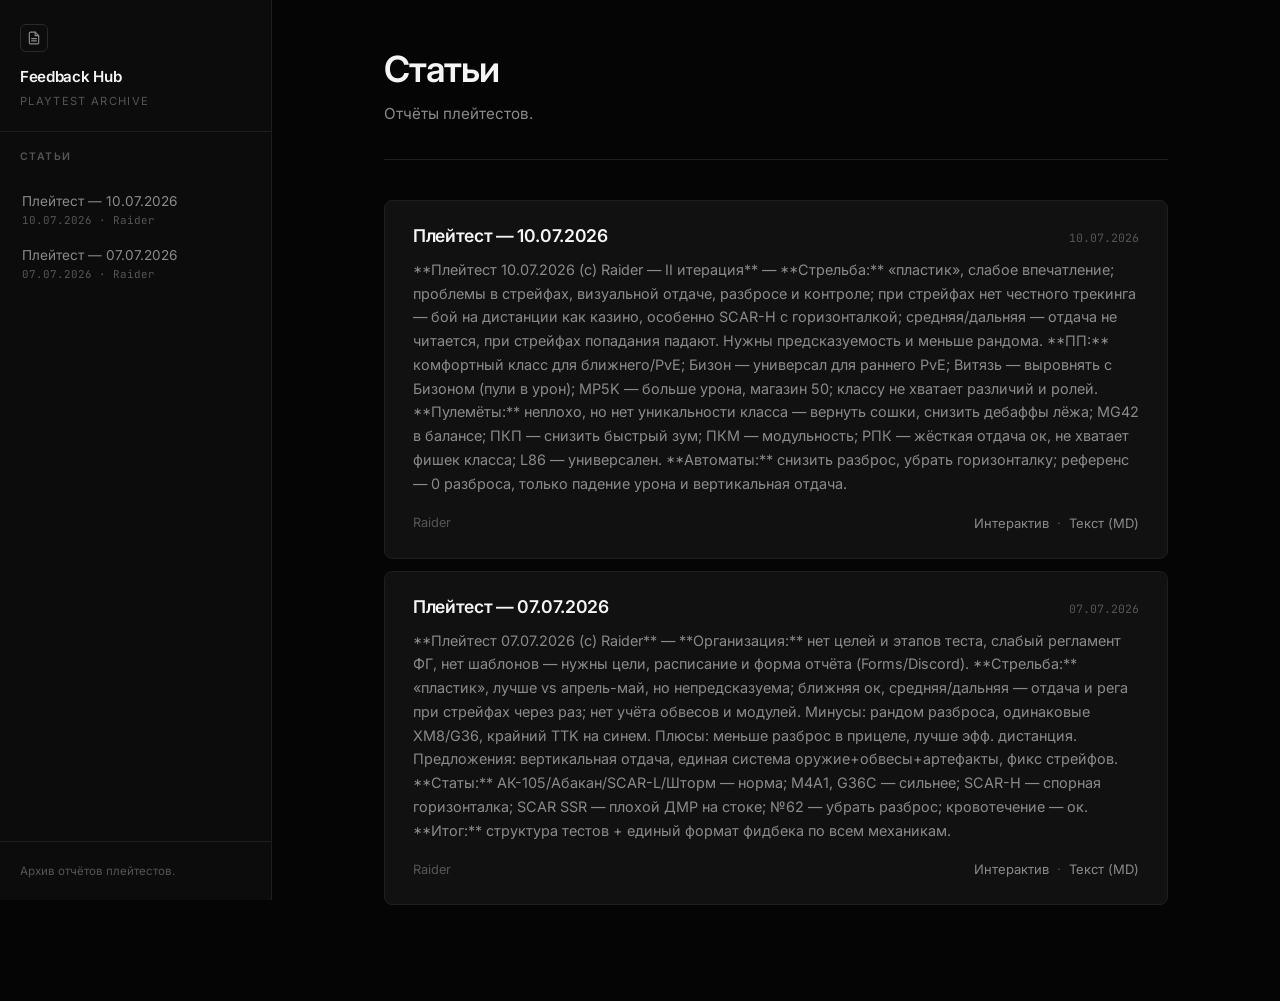
<file: index.html>
<!DOCTYPE html>
<html lang="ru">
<head>
  <meta charset="UTF-8">
  <meta name="viewport" content="width=device-width, initial-scale=1.0">
  <title>Feedback Hub — Архив плейтестов</title>
  <meta name="description" content="Архив отчётов плейтестов">
  <meta name="robots" content="noindex, nofollow">
  <link rel="preconnect" href="https://fonts.googleapis.com">
  <link rel="preconnect" href="https://fonts.gstatic.com" crossorigin>
  <link href="https://fonts.googleapis.com/css2?family=Inter:wght@400;500;600;700&family=JetBrains+Mono:wght@400;500&display=swap" rel="stylesheet">
  <link rel="stylesheet" href="css/styles.css">
</head>
<body>
  <button class="menu-toggle" id="menuToggle" aria-label="Открыть меню">&#9776; Меню</button>

  <div class="layout">
    <aside class="sidebar" id="sidebar">
      <div class="brand">
        <a class="brand-link" href="index.html">
          <div class="brand-icon" aria-hidden="true">
            <svg width="14" height="14" viewBox="0 0 24 24" fill="none" stroke="currentColor" stroke-width="2" stroke-linecap="round" stroke-linejoin="round">
              <path d="M14 2H6a2 2 0 0 0-2 2v16a2 2 0 0 0 2 2h12a2 2 0 0 0 2-2V8z"/>
              <polyline points="14 2 14 8 20 8"/>
              <line x1="16" y1="13" x2="8" y2="13"/>
              <line x1="16" y1="17" x2="8" y2="17"/>
            </svg>
          </div>
          <div class="brand-title">Feedback Hub</div>
          <div class="brand-sub">Playtest Archive</div>
        </a>
      </div>

      <div class="sidebar-block" style="padding-bottom:0;border-bottom:none">
        <div class="sidebar-label">Статьи</div>
      </div>
      <nav class="nav-links" id="sidebar-articles">
        <a class="nav-link" href="articles/2026-07-10-playtest-raider.html">
          Плейтест — 10.07.2026
          <span class="nav-link-meta">10.07.2026 · Raider</span>
        </a>
        <a class="nav-link" href="articles/2026-07-07-playtest-raider.html">
          Плейтест — 07.07.2026
          <span class="nav-link-meta">07.07.2026 · Raider</span>
        </a>
      </nav>

      <div class="sidebar-footer">
        <p>Архив отчётов плейтестов.</p>
      </div>
    </aside>

    <div class="main">
      <div class="main-inner">
        <header class="hub-header">
          <h1>Статьи</h1>
          <p>Отчёты плейтестов.</p>
        </header>

        <div id="article-list" class="article-grid">
          <article class="article-card" data-id="2026-07-10-playtest-raider">
            <div class="article-card-top">
              <h2><a class="article-card-title" href="articles/2026-07-10-playtest-raider.html">Плейтест — 10.07.2026</a></h2>
              <span class="article-card-date">10.07.2026</span>
            </div>
            <p class="article-card-summary"><strong>Плейтест 10.07.2026 (c) Raider — II итерация</strong> — <strong>Стрельба:</strong> «пластик», слабое впечатление; проблемы в стрейфах, визуальной отдаче, разбросе и контроле; при стрейфах нет честного трекинга — бой на дистанции как казино, особенно SCAR-H с горизонталкой; средняя/дальняя — отдача не читается, при стрейфах попадания падают. Нужны предсказуемость и меньше рандома. <strong>ПП:</strong> комфортный класс для ближнего/PvE; Бизон — универсал для раннего PvE; Витязь — выровнять с Бизоном (пули в урон); MP5K — больше урона, магазин 50; классу не хватает различий и ролей. <strong>Пулемёты:</strong> неплохо, но нет уникальности класса — вернуть сошки, снизить дебаффы лёжа; MG42 в балансе; ПКП — снизить быстрый зум; ПКМ — модульность; РПК — жёсткая отдача ок, не хватает фишек класса; L86 — универсален. <strong>Автоматы:</strong> снизить разброс, убрать горизонталку; референс — 0 разброса, только падение урона и вертикальная отдача.</p>
            <div class="article-card-bottom">
              <span class="article-card-author">Raider</span>
              <div class="article-card-formats">
                <a class="article-card-format" href="articles/2026-07-10-playtest-raider.html">Интерактив</a>
                <span class="article-format-sep">·</span>
                <a class="article-card-format" href="text/10.07.2026%20test.md">Текст (MD)</a>
              </div>
            </div>
          </article>
          <article class="article-card" data-id="2026-07-07-playtest-raider">
            <div class="article-card-top">
              <h2><a class="article-card-title" href="articles/2026-07-07-playtest-raider.html">Плейтест — 07.07.2026</a></h2>
              <span class="article-card-date">07.07.2026</span>
            </div>
            <p class="article-card-summary"><strong>Плейтест 07.07.2026 (c) Raider</strong> — <strong>Организация:</strong> нет целей и этапов теста, слабый регламент ФГ, нет шаблонов — нужны цели, расписание и форма отчёта (Forms/Discord). <strong>Стрельба:</strong> «пластик», лучше vs апрель-май, но непредсказуема; ближняя ок, средняя/дальняя — отдача и рега при стрейфах через раз; нет учёта обвесов и модулей. Минусы: рандом разброса, одинаковые XM8/G36, крайний TТK на синем. Плюсы: меньше разброс в прицеле, лучше эфф. дистанция. Предложения: вертикальная отдача, единая система оружие+обвесы+артефакты, фикс стрейфов. <strong>Статы:</strong> АК-105/Абакан/SCAR-L/Шторм — норма; M4A1, G36C — сильнее; SCAR-H — спорная горизонталка; SCAR SSR — плохой ДМР на стоке; №62 — убрать разброс; кровотечение — ок. <strong>Итог:</strong> структура тестов + единый формат фидбека по всем механикам.</p>
            <div class="article-card-bottom">
              <span class="article-card-author">Raider</span>
              <div class="article-card-formats">
                <a class="article-card-format" href="articles/2026-07-07-playtest-raider.html">Интерактив</a>
                <span class="article-format-sep">·</span>
                <a class="article-card-format" href="text/07.07.2026%20test.md">Текст (MD)</a>
              </div>
            </div>
          </article>
        </div>
      </div>
    </div>
  </div>

  <script src="js/main.js"></script>
</body>
</html>
</file>
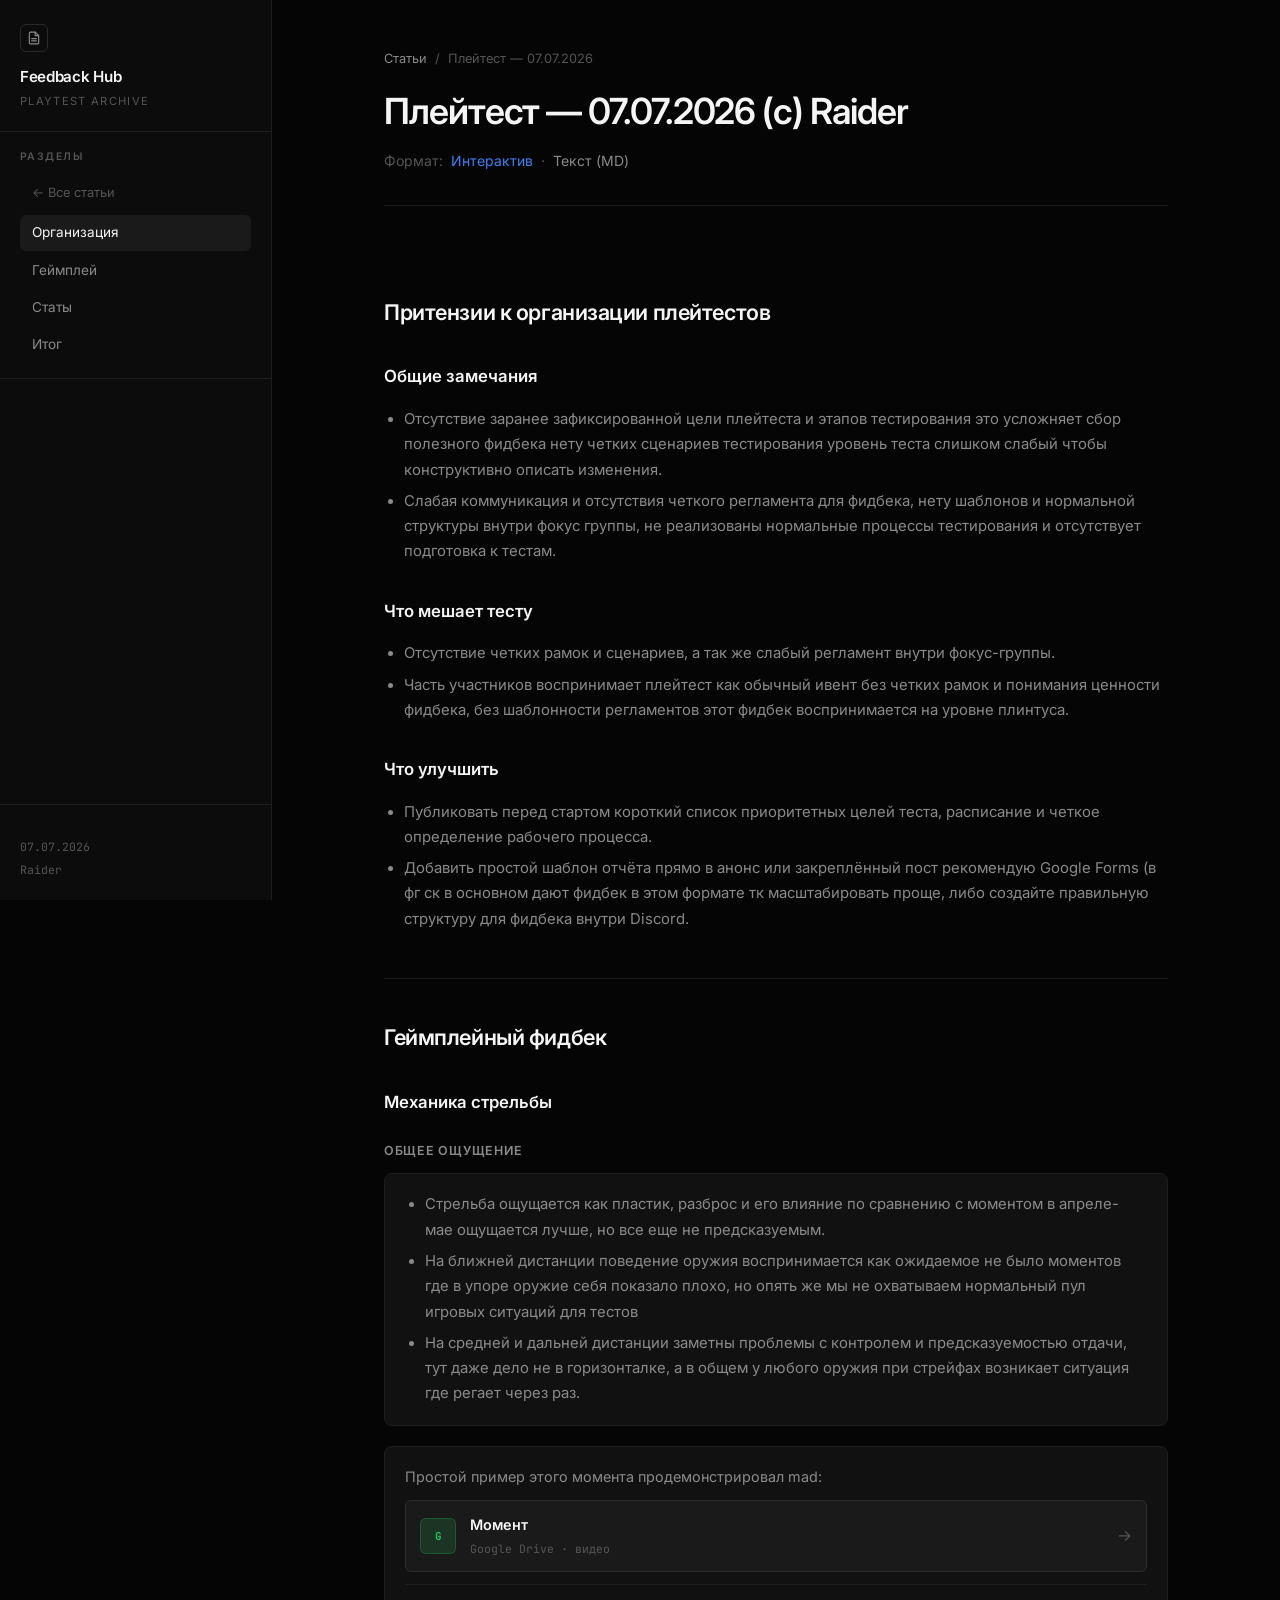
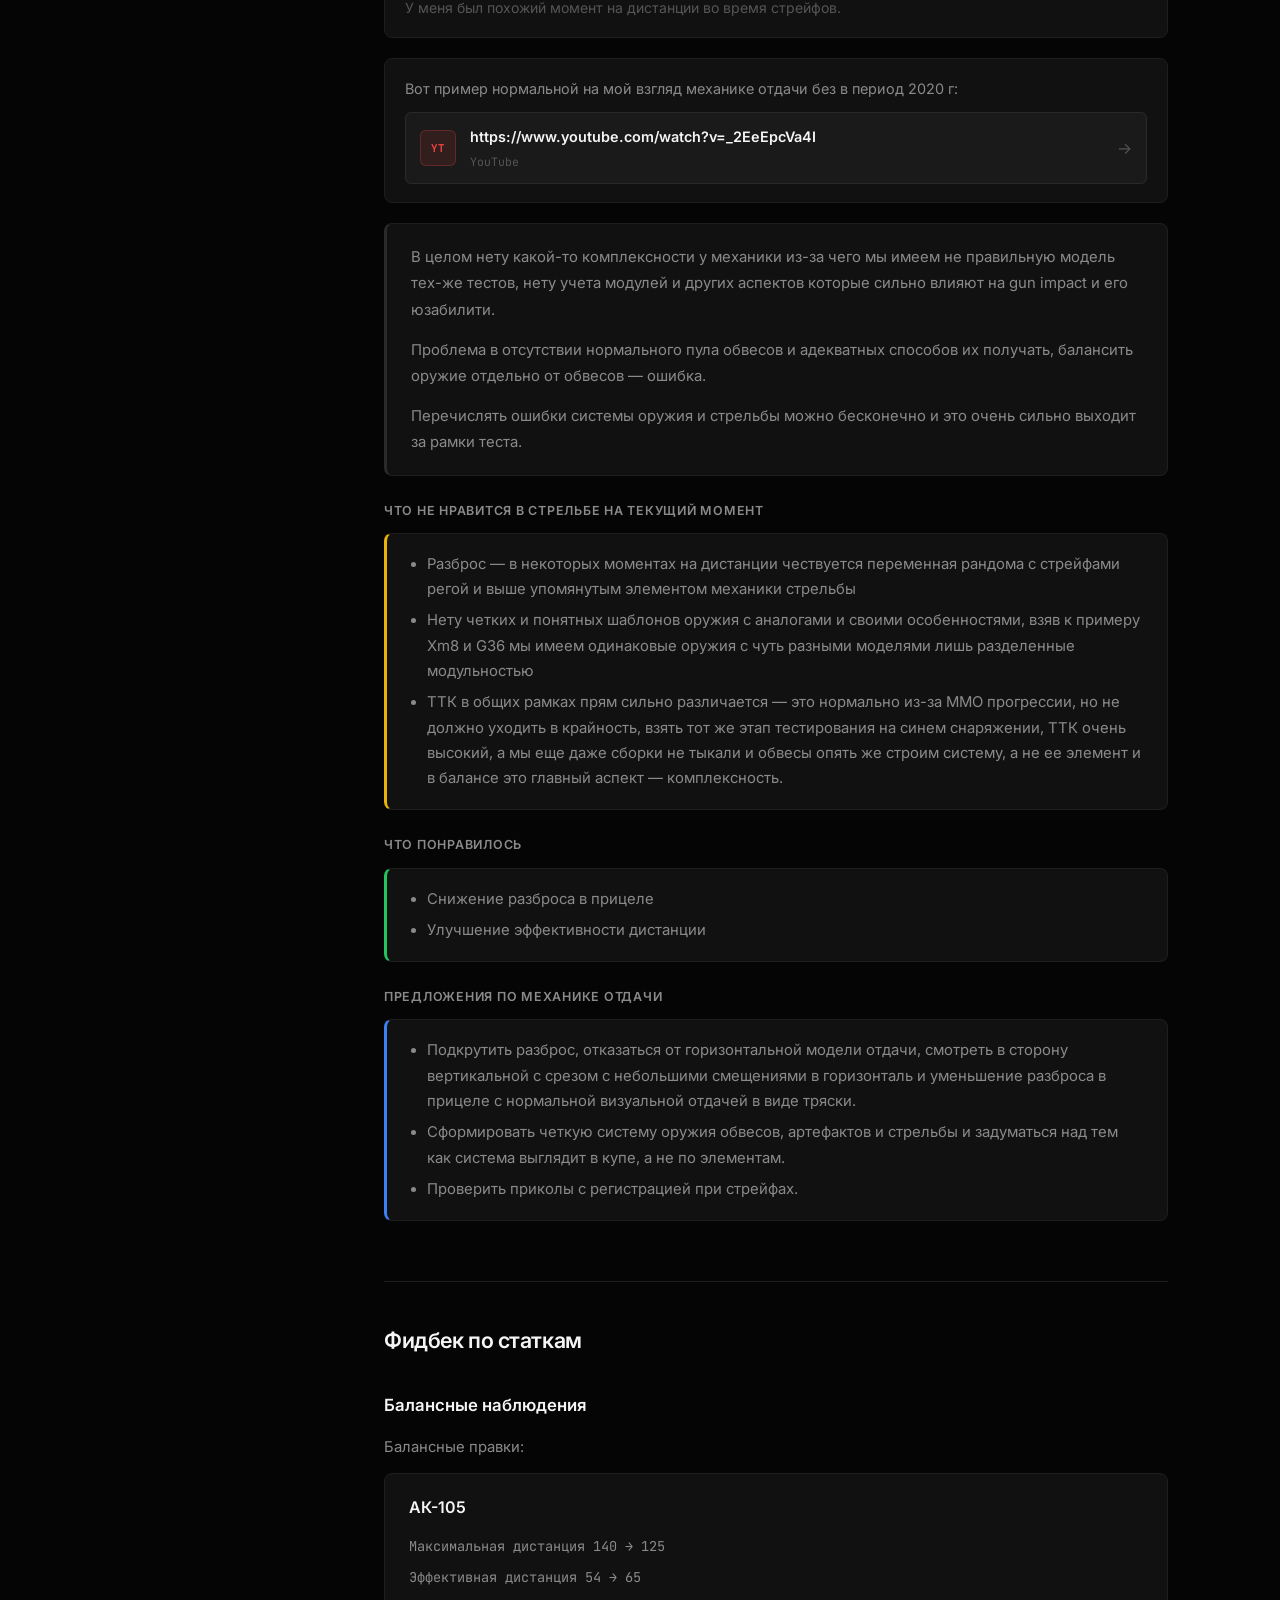
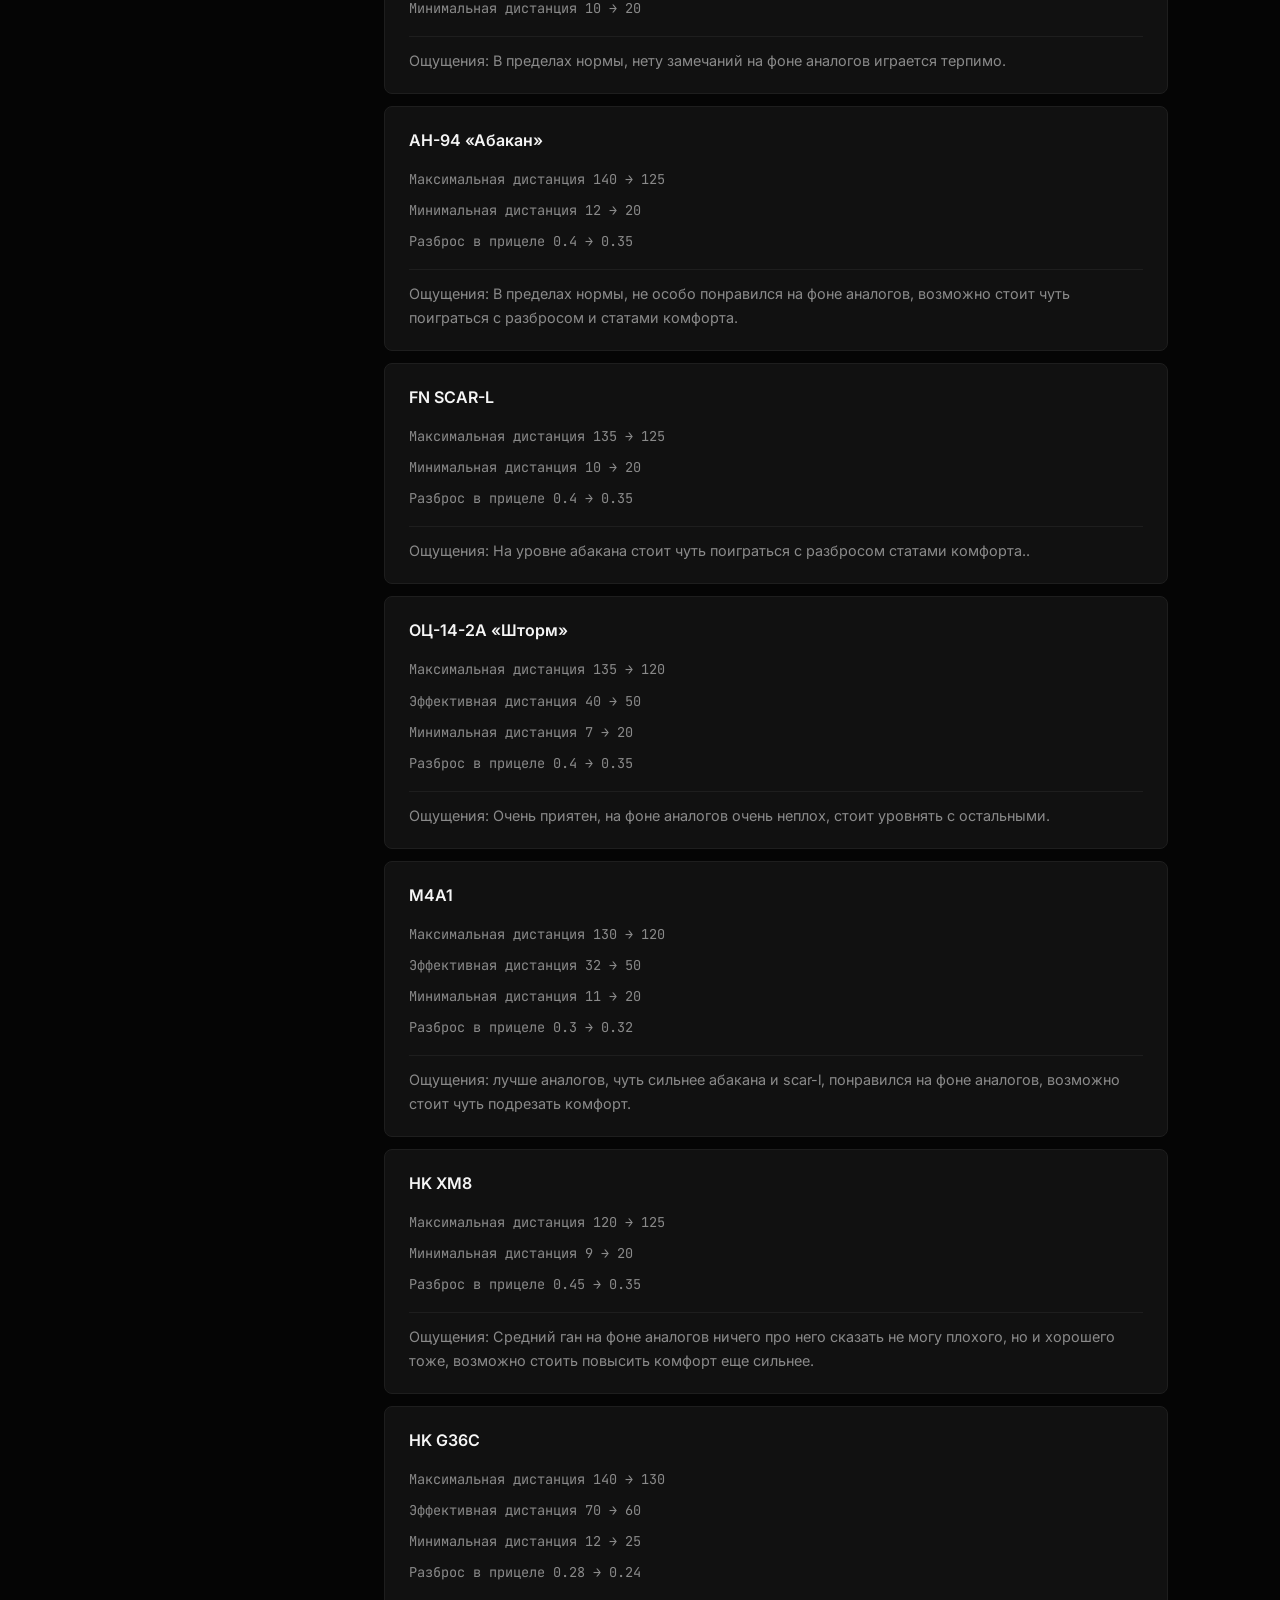
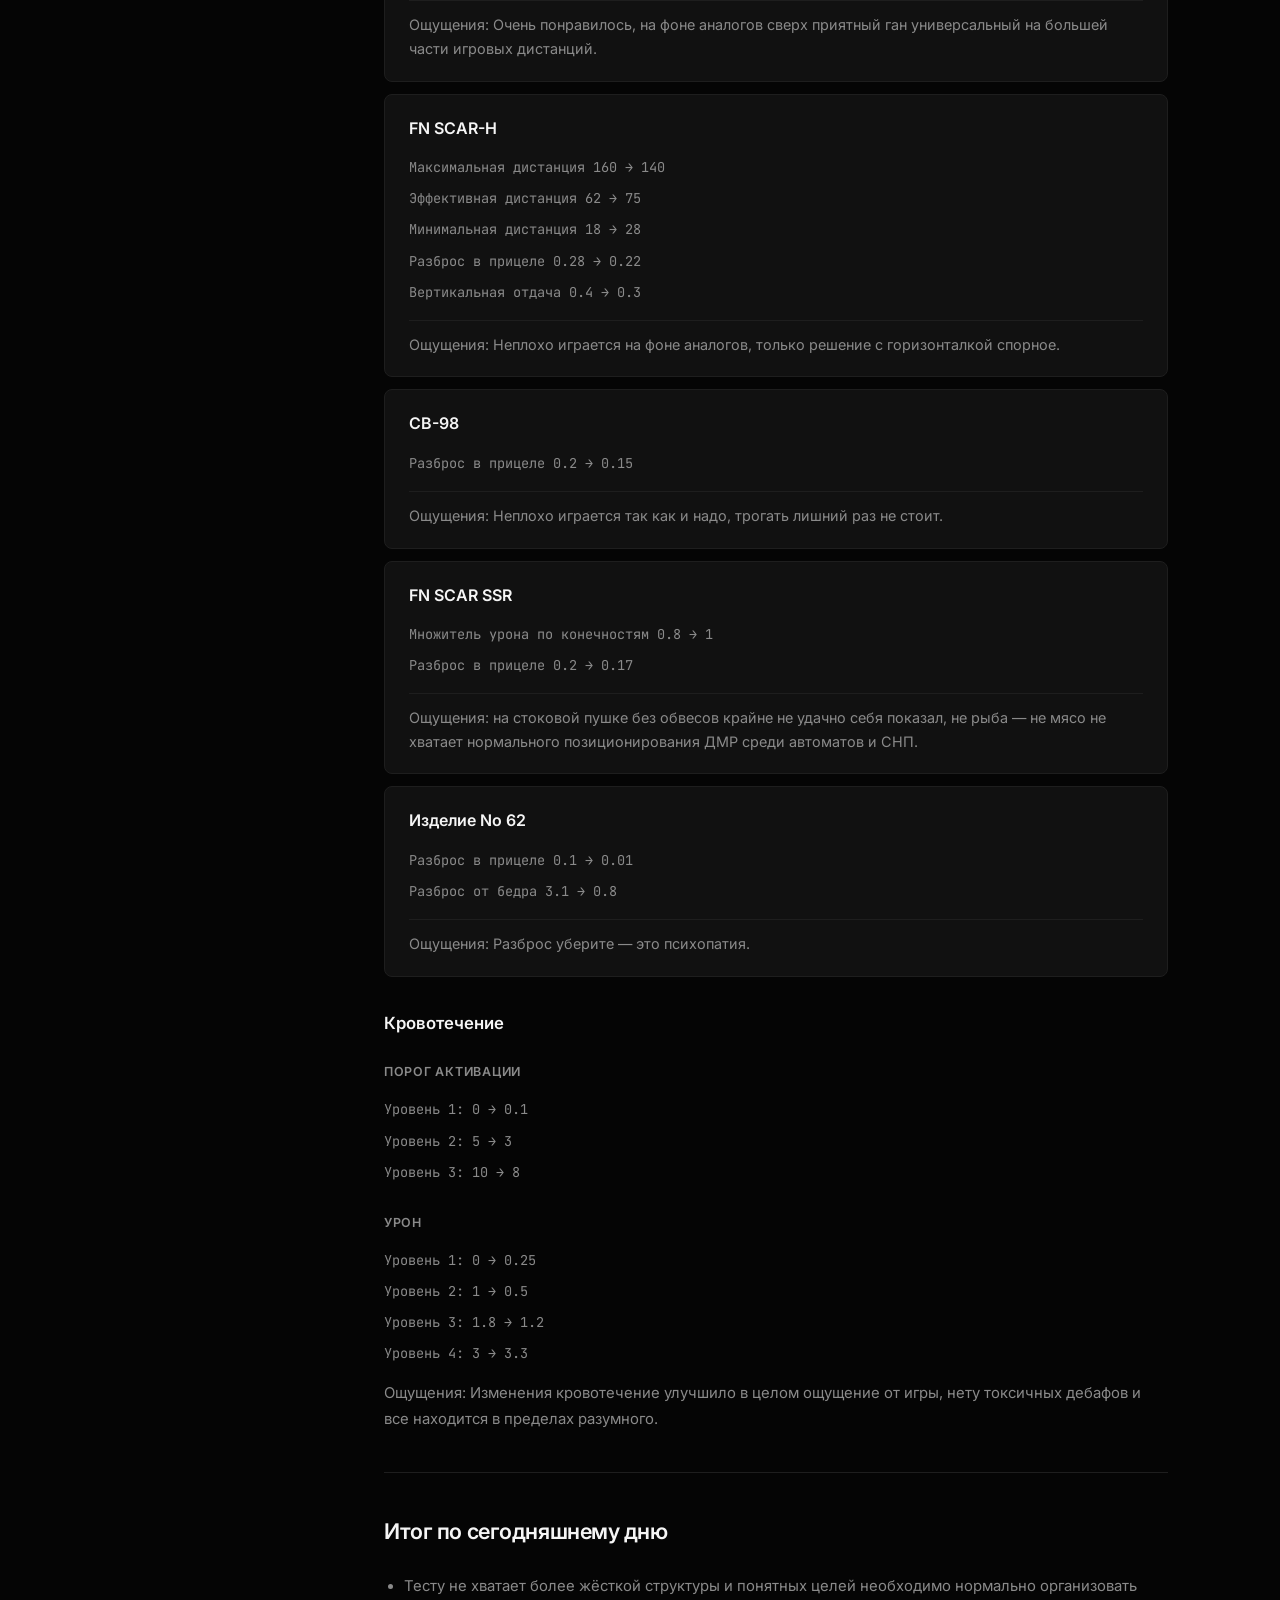
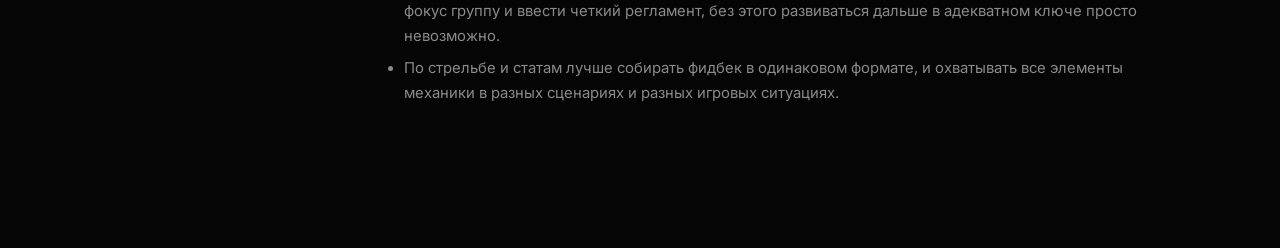
<file: articles/2026-07-07-playtest-raider.html>
<!DOCTYPE html>
<html lang="ru">
<head>
  <meta charset="UTF-8">
  <meta name="viewport" content="width=device-width, initial-scale=1.0">
  <title>Плейтест — 07.07.2026 — Feedback Hub</title>
  <meta name="description" content="Плейтест 07.07.2026 (c) Raider">
  <meta name="robots" content="noindex, nofollow">
  <link rel="preconnect" href="https://fonts.googleapis.com">
  <link rel="preconnect" href="https://fonts.gstatic.com" crossorigin>
  <link href="https://fonts.googleapis.com/css2?family=Inter:wght@400;500;600;700&family=JetBrains+Mono:wght@400;500&display=swap" rel="stylesheet">
  <link rel="stylesheet" href="../css/styles.css">
</head>
<body>
  <button class="menu-toggle" id="menuToggle" aria-label="Меню">&#9776; Меню</button>

  <div class="layout">
    <aside class="sidebar" id="sidebar">
      <div class="brand">
        <a class="brand-link" href="../index.html">
          <div class="brand-icon" aria-hidden="true">
            <svg width="14" height="14" viewBox="0 0 24 24" fill="none" stroke="currentColor" stroke-width="2" stroke-linecap="round" stroke-linejoin="round">
              <path d="M14 2H6a2 2 0 0 0-2 2v16a2 2 0 0 0 2 2h12a2 2 0 0 0 2-2V8z"/>
              <polyline points="14 2 14 8 20 8"/>
              <line x1="16" y1="13" x2="8" y2="13"/>
              <line x1="16" y1="17" x2="8" y2="17"/>
            </svg>
          </div>
          <div class="brand-title">Feedback Hub</div>
          <div class="brand-sub">Playtest Archive</div>
        </a>
      </div>

      <div class="sidebar-block">
        <div class="sidebar-label">Разделы</div>
        <nav class="nav-links" style="padding:0">
          <a href="../index.html" class="nav-link nav-link--back">&larr; Все статьи</a>
          <a href="#section-organization" class="nav-link" data-section="section-organization">Организация</a>
          <a href="#section-gameplay" class="nav-link" data-section="section-gameplay">Геймплей</a>
          <a href="#section-stats" class="nav-link" data-section="section-stats">Статы</a>
          <a href="#section-summary" class="nav-link" data-section="section-summary">Итог</a>
        </nav>
      </div>

      <div class="sidebar-footer">
        <div class="sidebar-meta">
          <span>07.07.2026</span>
          <span>Raider</span>
        </div>
      </div>
    </aside>

    <div class="main">
      <div class="main-inner">
        <nav class="breadcrumb" aria-label="Навигация">
          <a href="../index.html">Статьи</a>
          <span class="breadcrumb-sep">/</span>
          <span>Плейтест — 07.07.2026</span>
        </nav>

        <header class="article-header">
          <h1>Плейтест — 07.07.2026 (c) Raider</h1>
          <div class="article-format-bar">
            <span class="article-format-label">Формат:</span>
            <span class="article-format-current">Интерактив</span>
            <span class="article-format-sep">·</span>
            <a class="article-format-link" href="../text/07.07.2026%20test.md">Текст (MD)</a>
          </div>
        </header>

        <div class="article-body">

          <section id="section-organization">
            <h2 class="section-title">Притензии к организации плейтестов</h2>

            <h3 class="subsection-title">Общие замечания</h3>
            <ul>
              <li>Отсутствие заранее зафиксированной цели плейтеста и этапов тестирования это усложняет сбор полезного фидбека нету четких сценариев тестирования уровень теста слишком слабый чтобы конструктивно описать изменения.</li>
              <li>Слабая коммуникация и отсутствия четкого регламента для фидбека, нету шаблонов и нормальной структуры внутри фокус группы, не реализованы нормальные процессы тестирования и отсутствует подготовка к тестам.</li>
            </ul>

            <h3 class="subsection-title">Что мешает тесту</h3>
            <ul>
              <li>Отсутствие четких рамок и сценариев, а так же слабый регламент внутри фокус-группы.</li>
              <li>Часть участников воспринимает плейтест как обычный ивент без четких рамок и понимания ценности фидбека, без шаблонности регламентов этот фидбек воспринимается на уровне плинтуса.</li>
            </ul>

            <h3 class="subsection-title">Что улучшить</h3>
            <ul>
              <li>Публиковать перед стартом короткий список приоритетных целей теста, расписание и четкое определение рабочего процесса.</li>
              <li>Добавить простой шаблон отчёта прямо в анонс или закреплённый пост рекомендую Google Forms (в фг ск в основном дают фидбек в этом формате тк масштабировать проще, либо создайте правильную структуру для фидбека внутри Discord.</li>
            </ul>
          </section>

          <section id="section-gameplay">
            <h2 class="section-title">Геймплейный фидбек</h2>

            <h3 class="subsection-title">Механика стрельбы</h3>

            <h4>Общее ощущение</h4>
            <div class="list-block">
              <ul>
                <li>Стрельба ощущается как пластик, разброс и его влияние по сравнению с моментом в апреле-мае ощущается лучше, но все еще не предсказуемым.</li>
                <li>На ближней дистанции поведение оружия воспринимается как ожидаемое не было моментов где в упоре оружие себя показало плохо, но опять же мы не охватываем нормальный пул игровых ситуаций для тестов</li>
                <li>На средней и дальней дистанции заметны проблемы с контролем и предсказуемостью отдачи, тут даже дело не в горизонталке, а в общем у любого оружия при стрейфах возникает ситуация где регает через раз.</li>
              </ul>
            </div>

            <div class="refs-group">
              <p class="refs-group-label">Простой пример этого момента продемонстрировал mad:</p>
              <a class="media-ref" href="https://drive.google.com/file/d/1_0Vd5ktfuFgkuxl7oDH59bOhU4Ithc1Y/view?usp=sharing" target="_blank" rel="noopener">
                <span class="media-ref-icon media-ref-icon--drive">G</span>
                <span class="media-ref-body">
                  <span class="media-ref-title">Момент</span>
                  <span class="media-ref-meta">Google Drive · видео</span>
                </span>
                <span class="media-ref-arrow" aria-hidden="true">&rarr;</span>
              </a>
              <p class="refs-group-note">У меня был похожий момент на дистанции во время стрейфов.</p>
            </div>

            <div class="refs-group">
              <p class="refs-group-label">Вот пример нормальной на мой взгляд механике отдачи без в период 2020 г:</p>
              <a class="media-ref" href="https://www.youtube.com/watch?v=_2EeEpcVa4I" target="_blank" rel="noopener">
                <span class="media-ref-icon media-ref-icon--yt">YT</span>
                <span class="media-ref-body">
                  <span class="media-ref-title">https://www.youtube.com/watch?v=_2EeEpcVa4I</span>
                  <span class="media-ref-meta">YouTube</span>
                </span>
                <span class="media-ref-arrow" aria-hidden="true">&rarr;</span>
              </a>
            </div>

            <div class="text-group">
              <p>В целом нету какой-то комплексности у механики из-за чего мы имеем не правильную модель тех-же тестов, нету учета модулей и других аспектов которые сильно влияют на gun impact и его юзабилити.</p>
              <p>Проблема в отсутствии нормального пула обвесов и адекватных способов их получать, балансить оружие отдельно от обвесов — ошибка.</p>
              <p>Перечислять ошибки системы оружия и стрельбы можно бесконечно и это очень сильно выходит за рамки теста.</p>
            </div>

            <h4>Что не нравится в стрельбе на текущий момент</h4>
            <div class="list-block list-block--warn">
              <ul>
                <li>Разброс — в некоторых моментах на дистанции чествуется переменная рандома с стрейфами регой и выше упомянутым элементом механики стрельбы</li>
                <li>Нету четких и понятных шаблонов оружия с аналогами и своими особенностями, взяв к примеру Xm8 и G36 мы имеем одинаковые оружия с чуть разными моделями лишь разделенные модульностью</li>
                <li>ТТК в общих рамках прям сильно различается — это нормально из-за ММО прогрессии, но не должно уходить в крайность, взять тот же этап тестирования на синем снаряжении, ТТК очень высокий, а мы еще даже сборки не тыкали и обвесы опять же строим систему, а не ее элемент и в балансе это главный аспект — комплексность.</li>
              </ul>
            </div>

            <h4>Что понравилось</h4>
            <div class="list-block list-block--ok">
              <ul>
                <li>Снижение разброса в прицеле</li>
                <li>Улучшение эффективности дистанции</li>
              </ul>
            </div>

            <h4>Предложения по механике отдачи</h4>
            <div class="list-block list-block--accent">
              <ul>
                <li>Подкрутить разброс, отказаться от горизонтальной модели отдачи, смотреть в сторону вертикальной с срезом с небольшими смещениями в горизонталь и уменьшение разброса в прицеле с нормальной визуальной отдачей в виде тряски.</li>
                <li>Сформировать четкую систему оружия обвесов, артефактов и стрельбы и задуматься над тем как система выглядит в купе, а не по элементам.</li>
                <li>Проверить приколы с регистрацией при стрейфах.</li>
              </ul>
            </div>
          </section>

          <section id="section-stats">
            <h2 class="section-title">Фидбек по статкам</h2>

            <h3 class="subsection-title">Балансные наблюдения</h3>
            <p>Балансные правки:</p>

            <div class="weapon-block">
              <p class="weapon-block-name">АК-105</p>
              <ul class="stat-list">
                <li>Максимальная дистанция 140 &rarr; 125</li>
                <li>Эффективная дистанция 54 &rarr; 65</li>
                <li>Минимальная дистанция 10 &rarr; 20</li>
              </ul>
              <p class="weapon-block-note">Ощущения: В пределах нормы, нету замечаний на фоне аналогов играется терпимо.</p>
            </div>

            <div class="weapon-block">
              <p class="weapon-block-name">АН-94 «Абакан»</p>
              <ul class="stat-list">
                <li>Максимальная дистанция 140 &rarr; 125</li>
                <li>Минимальная дистанция 12 &rarr; 20</li>
                <li>Разброс в прицеле 0.4 &rarr; 0.35</li>
              </ul>
              <p class="weapon-block-note">Ощущения: В пределах нормы, не особо понравился на фоне аналогов, возможно стоит чуть поиграться с разбросом и статами комфорта.</p>
            </div>

            <div class="weapon-block">
              <p class="weapon-block-name">FN SCAR-L</p>
              <ul class="stat-list">
                <li>Максимальная дистанция 135 &rarr; 125</li>
                <li>Минимальная дистанция 10 &rarr; 20</li>
                <li>Разброс в прицеле 0.4 &rarr; 0.35</li>
              </ul>
              <p class="weapon-block-note">Ощущения: На уровне абакана стоит чуть поиграться с разбросом статами комфорта..</p>
            </div>

            <div class="weapon-block">
              <p class="weapon-block-name">ОЦ-14-2А «Шторм»</p>
              <ul class="stat-list">
                <li>Максимальная дистанция 135 &rarr; 120</li>
                <li>Эффективная дистанция 40 &rarr; 50</li>
                <li>Минимальная дистанция 7 &rarr; 20</li>
                <li>Разброс в прицеле 0.4 &rarr; 0.35</li>
              </ul>
              <p class="weapon-block-note">Ощущения: Очень приятен, на фоне аналогов очень неплох, стоит уровнять с остальными.</p>
            </div>

            <div class="weapon-block">
              <p class="weapon-block-name">M4A1</p>
              <ul class="stat-list">
                <li>Максимальная дистанция 130 &rarr; 120</li>
                <li>Эффективная дистанция 32 &rarr; 50</li>
                <li>Минимальная дистанция 11 &rarr; 20</li>
                <li>Разброс в прицеле 0.3 &rarr; 0.32</li>
              </ul>
              <p class="weapon-block-note">Ощущения: лучше аналогов, чуть сильнее абакана и scar-l, понравился на фоне аналогов, возможно стоит чуть подрезать комфорт.</p>
            </div>

            <div class="weapon-block">
              <p class="weapon-block-name">HK XM8</p>
              <ul class="stat-list">
                <li>Максимальная дистанция 120 &rarr; 125</li>
                <li>Минимальная дистанция 9 &rarr; 20</li>
                <li>Разброс в прицеле 0.45 &rarr; 0.35</li>
              </ul>
              <p class="weapon-block-note">Ощущения: Cредний ган на фоне аналогов ничего про него сказать не могу плохого, но и хорошего тоже, возможно стоить повысить комфорт еще сильнее.</p>
            </div>

            <div class="weapon-block">
              <p class="weapon-block-name">HK G36C</p>
              <ul class="stat-list">
                <li>Максимальная дистанция 140 &rarr; 130</li>
                <li>Эффективная дистанция 70 &rarr; 60</li>
                <li>Минимальная дистанция 12 &rarr; 25</li>
                <li>Разброс в прицеле 0.28 &rarr; 0.24</li>
              </ul>
              <p class="weapon-block-note">Ощущения: Очень понравилось, на фоне аналогов сверх приятный ган универсальный на большей части игровых дистанций.</p>
            </div>

            <div class="weapon-block">
              <p class="weapon-block-name">FN SCAR-H</p>
              <ul class="stat-list">
                <li>Максимальная дистанция 160 &rarr; 140</li>
                <li>Эффективная дистанция 62 &rarr; 75</li>
                <li>Минимальная дистанция 18 &rarr; 28</li>
                <li>Разброс в прицеле 0.28 &rarr; 0.22</li>
                <li>Вертикальная отдача 0.4 &rarr; 0.3</li>
              </ul>
              <p class="weapon-block-note">Ощущения: Неплохо играется на фоне аналогов, только решение с горизонталкой спорное.</p>
            </div>

            <div class="weapon-block">
              <p class="weapon-block-name">СВ-98</p>
              <ul class="stat-list">
                <li>Разброс в прицеле 0.2 &rarr; 0.15</li>
              </ul>
              <p class="weapon-block-note">Ощущения: Неплохо играется так как и надо, трогать лишний раз не стоит.</p>
            </div>

            <div class="weapon-block">
              <p class="weapon-block-name">FN SCAR SSR</p>
              <ul class="stat-list">
                <li>Множитель урона по конечностям 0.8 &rarr; 1</li>
                <li>Разброс в прицеле 0.2 &rarr; 0.17</li>
              </ul>
              <p class="weapon-block-note">Ощущения: на стоковой пушке без обвесов крайне не удачно себя показал, не рыба — не мясо не хватает нормального позиционирования ДМР среди автоматов и СНП.</p>
            </div>

            <div class="weapon-block">
              <p class="weapon-block-name">Изделие No 62</p>
              <ul class="stat-list">
                <li>Разброс в прицеле 0.1 &rarr; 0.01</li>
                <li>Разброс от бедра 3.1 &rarr; 0.8</li>
              </ul>
              <p class="weapon-block-note">Ощущения: Разброс уберите — это психопатия.</p>
            </div>

            <h3 class="subsection-title">Кровотечение</h3>

            <h4>Порог активации</h4>
            <ul class="stat-list">
              <li>Уровень 1: 0 &rarr; 0.1</li>
              <li>Уровень 2: 5 &rarr; 3</li>
              <li>Уровень 3: 10 &rarr; 8</li>
            </ul>

            <h4>Урон</h4>
            <ul class="stat-list">
              <li>Уровень 1: 0 &rarr; 0.25</li>
              <li>Уровень 2: 1 &rarr; 0.5</li>
              <li>Уровень 3: 1.8 &rarr; 1.2</li>
              <li>Уровень 4: 3 &rarr; 3.3</li>
            </ul>

            <p>Ощущения: Изменения кровотечение улучшило в целом ощущение от игры, нету токсичных дебафов и все находится в пределах разумного.</p>
          </section>

          <section id="section-summary">
            <h2 class="section-title">Итог по сегодняшнему дню</h2>
            <ul>
              <li>Тесту не хватает более жёсткой структуры и понятных целей необходимо нормально организовать фокус группу и ввести четкий регламент, без этого развиваться дальше в адекватном ключе просто невозможно.</li>
              <li>По стрельбе и статам лучше собирать фидбек в одинаковом формате, и охватывать все элементы механики в разных сценариях и разных игровых ситуациях.</li>
            </ul>
          </section>

        </div>
      </div>
    </div>
  </div>

  <script src="../js/main.js"></script>
</body>
</html>
</file>
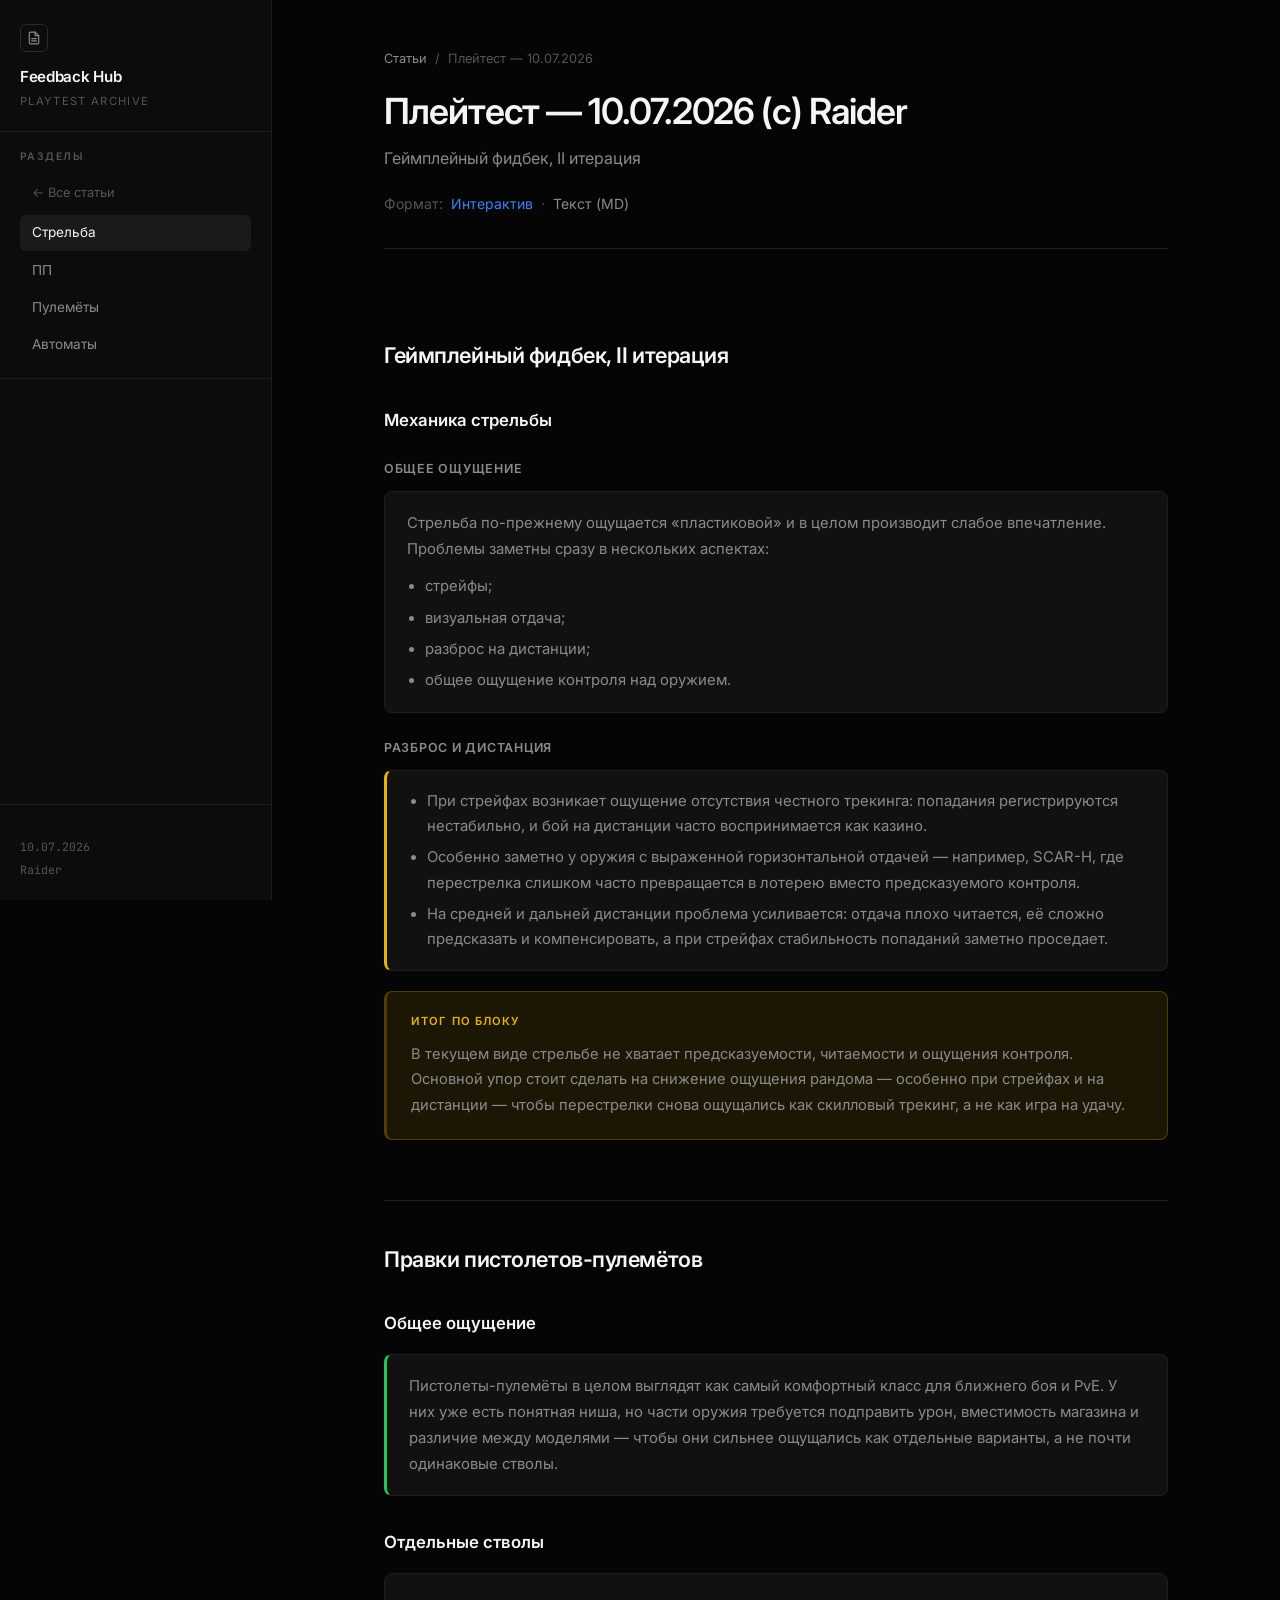
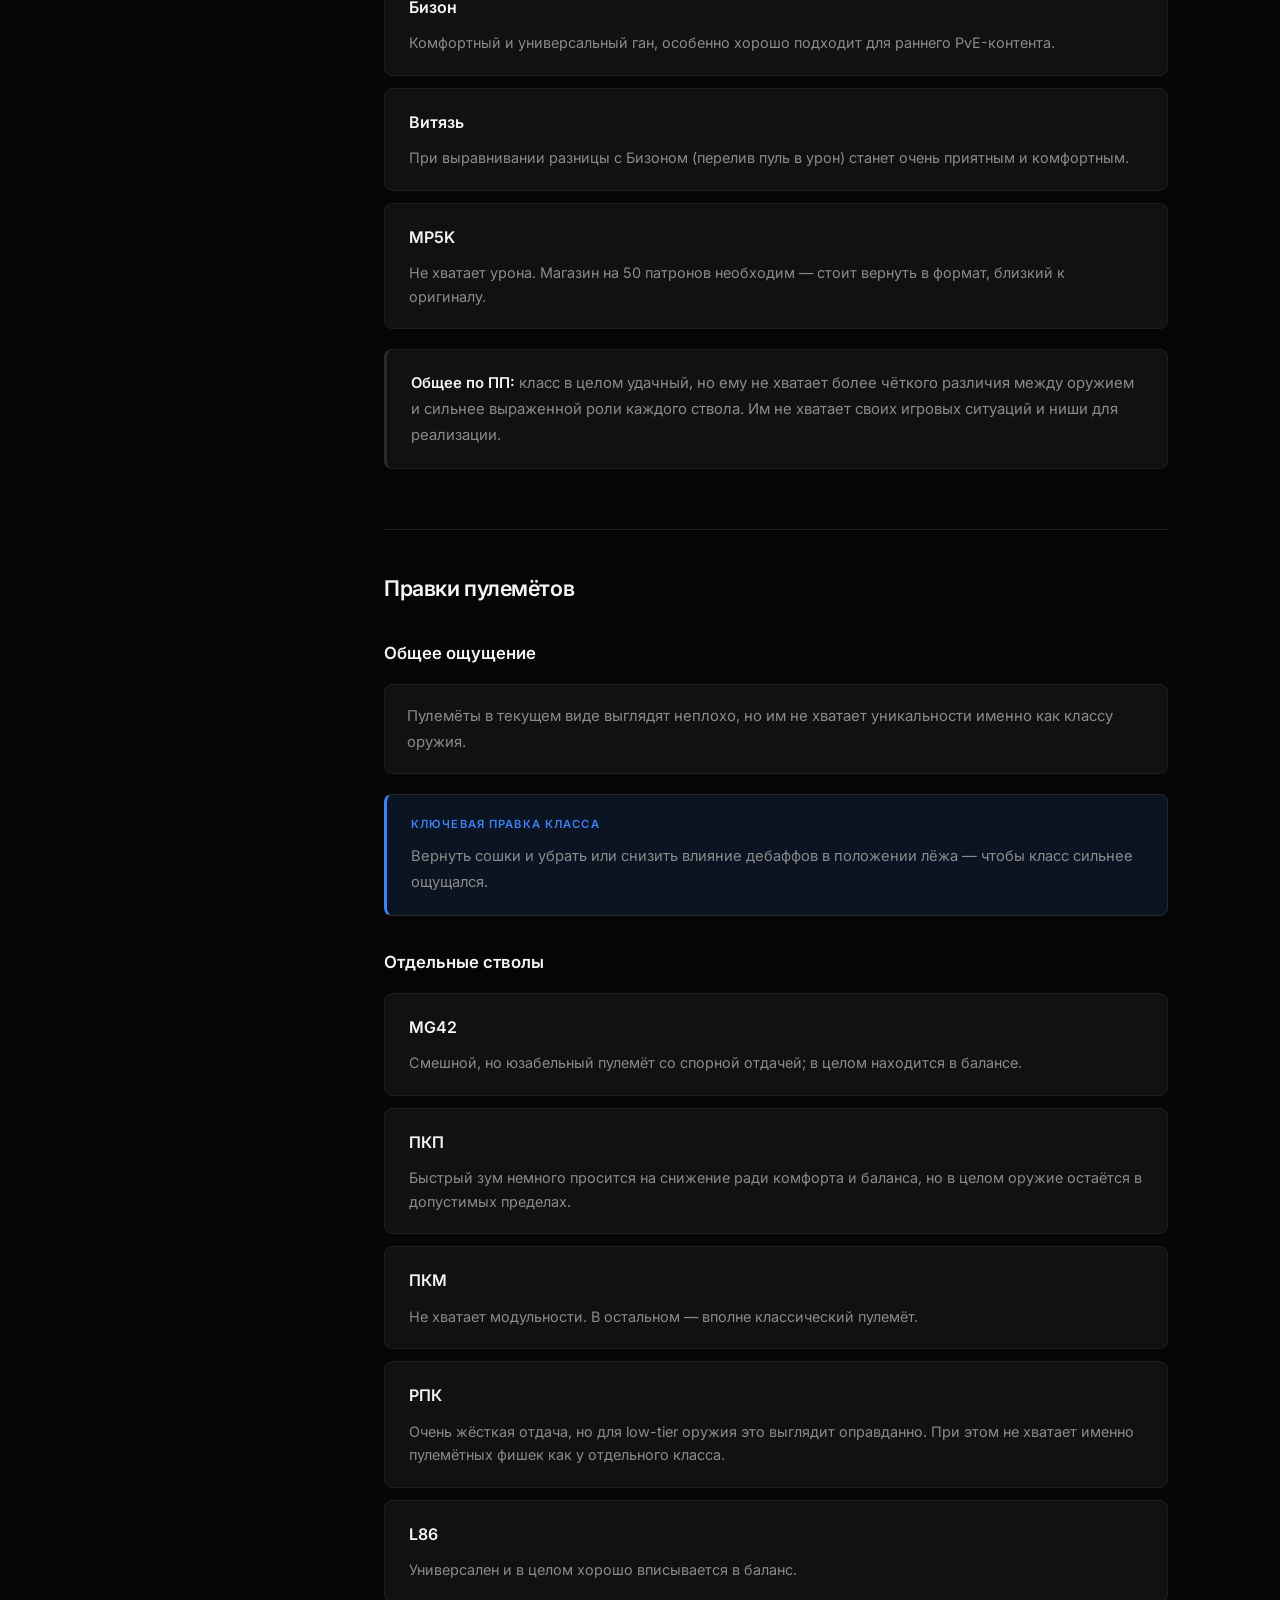
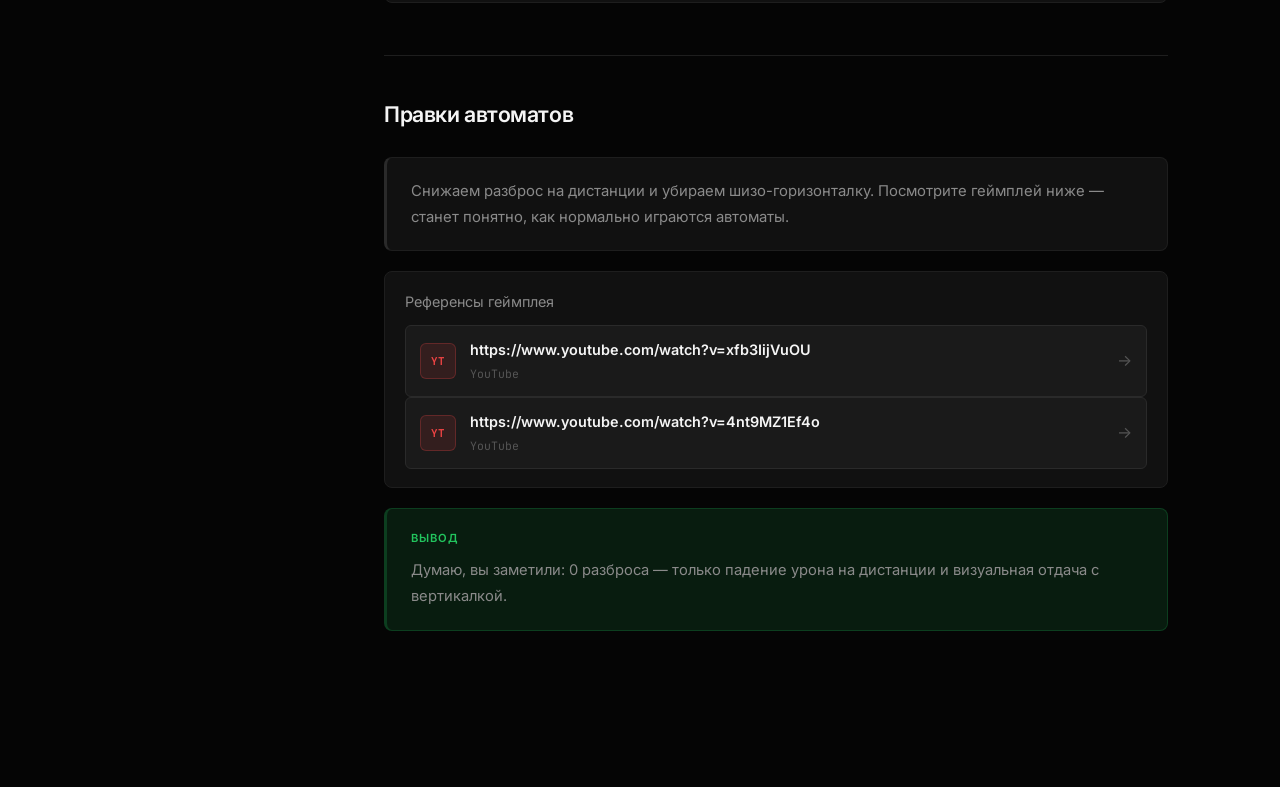
<file: articles/2026-07-10-playtest-raider.html>
<!DOCTYPE html>
<html lang="ru">
<head>
  <meta charset="UTF-8">
  <meta name="viewport" content="width=device-width, initial-scale=1.0">
  <title>Плейтест — 10.07.2026 — Feedback Hub</title>
  <meta name="description" content="Плейтест 10.07.2026 (c) Raider — геймплейный фидбек, II итерация">
  <meta name="robots" content="noindex, nofollow">
  <link rel="preconnect" href="https://fonts.googleapis.com">
  <link rel="preconnect" href="https://fonts.gstatic.com" crossorigin>
  <link href="https://fonts.googleapis.com/css2?family=Inter:wght@400;500;600;700&family=JetBrains+Mono:wght@400;500&display=swap" rel="stylesheet">
  <link rel="stylesheet" href="../css/styles.css">
</head>
<body>
  <button class="menu-toggle" id="menuToggle" aria-label="Меню">&#9776; Меню</button>

  <div class="layout">
    <aside class="sidebar" id="sidebar">
      <div class="brand">
        <a class="brand-link" href="../index.html">
          <div class="brand-icon" aria-hidden="true">
            <svg width="14" height="14" viewBox="0 0 24 24" fill="none" stroke="currentColor" stroke-width="2" stroke-linecap="round" stroke-linejoin="round">
              <path d="M14 2H6a2 2 0 0 0-2 2v16a2 2 0 0 0 2 2h12a2 2 0 0 0 2-2V8z"/>
              <polyline points="14 2 14 8 20 8"/>
              <line x1="16" y1="13" x2="8" y2="13"/>
              <line x1="16" y1="17" x2="8" y2="17"/>
            </svg>
          </div>
          <div class="brand-title">Feedback Hub</div>
          <div class="brand-sub">Playtest Archive</div>
        </a>
      </div>

      <div class="sidebar-block">
        <div class="sidebar-label">Разделы</div>
        <nav class="nav-links" style="padding:0">
          <a href="../index.html" class="nav-link nav-link--back">&larr; Все статьи</a>
          <a href="#section-gameplay" class="nav-link" data-section="section-gameplay">Стрельба</a>
          <a href="#section-smg" class="nav-link" data-section="section-smg">ПП</a>
          <a href="#section-lmg" class="nav-link" data-section="section-lmg">Пулемёты</a>
          <a href="#section-ar" class="nav-link" data-section="section-ar">Автоматы</a>
        </nav>
      </div>

      <div class="sidebar-footer">
        <div class="sidebar-meta">
          <span>10.07.2026</span>
          <span>Raider</span>
        </div>
      </div>
    </aside>

    <div class="main">
      <div class="main-inner">
        <nav class="breadcrumb" aria-label="Навигация">
          <a href="../index.html">Статьи</a>
          <span class="breadcrumb-sep">/</span>
          <span>Плейтест — 10.07.2026</span>
        </nav>

        <header class="article-header">
          <h1>Плейтест — 10.07.2026 (c) Raider</h1>
          <p class="article-lead">Геймплейный фидбек, II итерация</p>
          <div class="article-format-bar">
            <span class="article-format-label">Формат:</span>
            <span class="article-format-current">Интерактив</span>
            <span class="article-format-sep">·</span>
            <a class="article-format-link" href="../text/10.07.2026%20test.md">Текст (MD)</a>
          </div>
        </header>

        <div class="article-body">

          <section id="section-gameplay">
            <h2 class="section-title">Геймплейный фидбек, II итерация</h2>

            <h3 class="subsection-title">Механика стрельбы</h3>

            <h4>Общее ощущение</h4>
            <div class="list-block">
              <p class="content-block-text" style="margin:0">Стрельба по-прежнему ощущается «пластиковой» и в целом производит слабое впечатление. Проблемы заметны сразу в нескольких аспектах:</p>
              <ul style="margin-top:12px">
                <li>стрейфы;</li>
                <li>визуальная отдача;</li>
                <li>разброс на дистанции;</li>
                <li>общее ощущение контроля над оружием.</li>
              </ul>
            </div>

            <h4>Разброс и дистанция</h4>
            <div class="list-block list-block--warn">
              <ul>
                <li>При стрейфах возникает ощущение отсутствия честного трекинга: попадания регистрируются нестабильно, и бой на дистанции часто воспринимается как казино.</li>
                <li>Особенно заметно у оружия с выраженной горизонтальной отдачей — например, SCAR-H, где перестрелка слишком часто превращается в лотерею вместо предсказуемого контроля.</li>
                <li>На средней и дальней дистанции проблема усиливается: отдача плохо читается, её сложно предсказать и компенсировать, а при стрейфах стабильность попаданий заметно проседает.</li>
              </ul>
            </div>

            <div class="info-box info-box--warning">
              <div class="info-box-title">Итог по блоку</div>
              <p class="info-box-text">В текущем виде стрельбе не хватает предсказуемости, читаемости и ощущения контроля. Основной упор стоит сделать на снижение ощущения рандома — особенно при стрейфах и на дистанции — чтобы перестрелки снова ощущались как скилловый трекинг, а не как игра на удачу.</p>
            </div>
          </section>

          <section id="section-smg">
            <h2 class="section-title">Правки пистолетов-пулемётов</h2>

            <h3 class="subsection-title">Общее ощущение</h3>
            <div class="list-block list-block--ok">
              <p class="content-block-text" style="margin:0">Пистолеты-пулемёты в целом выглядят как самый комфортный класс для ближнего боя и PvE. У них уже есть понятная ниша, но части оружия требуется подправить урон, вместимость магазина и различие между моделями — чтобы они сильнее ощущались как отдельные варианты, а не почти одинаковые стволы.</p>
            </div>

            <h3 class="subsection-title">Отдельные стволы</h3>

            <div class="weapon-block">
              <p class="weapon-block-name">Бизон</p>
              <p class="weapon-block-note" style="border:none;padding:0;margin:0">Комфортный и универсальный ган, особенно хорошо подходит для раннего PvE-контента.</p>
            </div>

            <div class="weapon-block">
              <p class="weapon-block-name">Витязь</p>
              <p class="weapon-block-note" style="border:none;padding:0;margin:0">При выравнивании разницы с Бизоном (перелив пуль в урон) станет очень приятным и комфортным.</p>
            </div>

            <div class="weapon-block">
              <p class="weapon-block-name">MP5K</p>
              <p class="weapon-block-note" style="border:none;padding:0;margin:0">Не хватает урона. Магазин на 50 патронов необходим — стоит вернуть в формат, близкий к оригиналу.</p>
            </div>

            <div class="text-group">
              <p><strong>Общее по ПП:</strong> класс в целом удачный, но ему не хватает более чёткого различия между оружием и сильнее выраженной роли каждого ствола. Им не хватает своих игровых ситуаций и ниши для реализации.</p>
            </div>
          </section>

          <section id="section-lmg">
            <h2 class="section-title">Правки пулемётов</h2>

            <h3 class="subsection-title">Общее ощущение</h3>
            <div class="list-block">
              <p class="content-block-text" style="margin:0">Пулемёты в текущем виде выглядят неплохо, но им не хватает уникальности именно как классу оружия.</p>
            </div>

            <div class="info-box">
              <div class="info-box-title">Ключевая правка класса</div>
              <p class="info-box-text">Вернуть сошки и убрать или снизить влияние дебаффов в положении лёжа — чтобы класс сильнее ощущался.</p>
            </div>

            <h3 class="subsection-title">Отдельные стволы</h3>

            <div class="weapon-block">
              <p class="weapon-block-name">MG42</p>
              <p class="weapon-block-note" style="border:none;padding:0;margin:0">Смешной, но юзабельный пулемёт со спорной отдачей; в целом находится в балансе.</p>
            </div>

            <div class="weapon-block">
              <p class="weapon-block-name">ПКП</p>
              <p class="weapon-block-note" style="border:none;padding:0;margin:0">Быстрый зум немного просится на снижение ради комфорта и баланса, но в целом оружие остаётся в допустимых пределах.</p>
            </div>

            <div class="weapon-block">
              <p class="weapon-block-name">ПКМ</p>
              <p class="weapon-block-note" style="border:none;padding:0;margin:0">Не хватает модульности. В остальном — вполне классический пулемёт.</p>
            </div>

            <div class="weapon-block">
              <p class="weapon-block-name">РПК</p>
              <p class="weapon-block-note" style="border:none;padding:0;margin:0">Очень жёсткая отдача, но для low-tier оружия это выглядит оправданно. При этом не хватает именно пулемётных фишек как у отдельного класса.</p>
            </div>

            <div class="weapon-block">
              <p class="weapon-block-name">L86</p>
              <p class="weapon-block-note" style="border:none;padding:0;margin:0">Универсален и в целом хорошо вписывается в баланс.</p>
            </div>
          </section>

          <section id="section-ar">
            <h2 class="section-title">Правки автоматов</h2>

            <div class="text-group">
              <p>Снижаем разброс на дистанции и убираем шизо-горизонталку. Посмотрите геймплей ниже — станет понятно, как нормально играются автоматы.</p>
            </div>

            <div class="refs-group">
              <p class="refs-group-label">Референсы геймплея</p>
              <a class="media-ref" href="https://www.youtube.com/watch?v=xfb3IijVuOU" target="_blank" rel="noopener">
                <span class="media-ref-icon media-ref-icon--yt">YT</span>
                <span class="media-ref-body">
                  <span class="media-ref-title">https://www.youtube.com/watch?v=xfb3IijVuOU</span>
                  <span class="media-ref-meta">YouTube</span>
                </span>
                <span class="media-ref-arrow" aria-hidden="true">&rarr;</span>
              </a>
              <a class="media-ref" href="https://www.youtube.com/watch?v=4nt9MZ1Ef4o" target="_blank" rel="noopener">
                <span class="media-ref-icon media-ref-icon--yt">YT</span>
                <span class="media-ref-body">
                  <span class="media-ref-title">https://www.youtube.com/watch?v=4nt9MZ1Ef4o</span>
                  <span class="media-ref-meta">YouTube</span>
                </span>
                <span class="media-ref-arrow" aria-hidden="true">&rarr;</span>
              </a>
            </div>

            <div class="info-box info-box--success">
              <div class="info-box-title">Вывод</div>
              <p class="info-box-text">Думаю, вы заметили: 0 разброса — только падение урона на дистанции и визуальная отдача с вертикалкой.</p>
            </div>
          </section>

        </div>
      </div>
    </div>
  </div>

  <script src="../js/main.js"></script>
</body>
</html>
</file>
<file: css/styles.css>
:root {
  --bg: #050505;
  --bg-elevated: #0c0c0c;
  --bg-card: #111111;
  --bg-hover: #1a1a1a;
  --border: #1e1e1e;
  --border-light: #2a2a2a;
  --text: #f5f5f5;
  --text-muted: #8a8a8a;
  --text-dim: #555555;
  --accent: #3b82f6;
  --accent-dim: rgba(59, 130, 246, 0.12);
  --green: #22c55e;
  --green-dim: rgba(34, 197, 94, 0.12);
  --yellow: #eab308;
  --yellow-dim: rgba(234, 179, 8, 0.1);
  --red: #ef4444;
  --red-dim: rgba(239, 68, 68, 0.1);
  --orange: #f97316;
  --sidebar-w: 272px;
  --font: 'Inter', system-ui, sans-serif;
  --mono: 'JetBrains Mono', 'Courier New', monospace;
  --radius: 8px;
}

*, *::before, *::after { margin: 0; padding: 0; box-sizing: border-box; }

html { scroll-behavior: smooth; }

body {
  font-family: var(--font);
  background: var(--bg);
  color: var(--text);
  line-height: 1.7;
  -webkit-font-smoothing: antialiased;
}

a { color: var(--accent); text-decoration: none; }
a:hover { text-decoration: underline; }

img { max-width: 100%; height: auto; }

/* ── Layout ── */
.layout { display: flex; min-height: 100vh; }

.sidebar {
  width: var(--sidebar-w);
  flex-shrink: 0;
  position: fixed;
  top: 0;
  left: 0;
  height: 100vh;
  background: var(--bg-elevated);
  border-right: 1px solid var(--border);
  display: flex;
  flex-direction: column;
  z-index: 100;
  overflow-y: auto;
}

.main {
  margin-left: var(--sidebar-w);
  flex: 1;
  min-width: 0;
}

.main-inner {
  max-width: 880px;
  margin: 0 auto;
  padding: 48px 48px 96px;
}

/* ── Sidebar brand ── */
.brand {
  padding: 24px 20px 20px;
  border-bottom: 1px solid var(--border);
}

.brand-link {
  display: block;
  text-decoration: none;
  color: inherit;
}

.brand-link:hover { text-decoration: none; opacity: 0.85; }

.brand-icon {
  width: 28px;
  height: 28px;
  border: 1.5px solid var(--border-light);
  border-radius: 6px;
  display: flex;
  align-items: center;
  justify-content: center;
  margin-bottom: 12px;
  color: var(--text-muted);
}

.brand-title {
  font-size: 0.95rem;
  font-weight: 600;
  letter-spacing: -0.02em;
}

.brand-sub {
  font-size: 0.7rem;
  color: var(--text-dim);
  text-transform: uppercase;
  letter-spacing: 0.12em;
  margin-top: 2px;
}

.sidebar-block {
  padding: 16px 20px;
  border-bottom: 1px solid var(--border);
}

.sidebar-label {
  font-size: 0.65rem;
  text-transform: uppercase;
  letter-spacing: 0.14em;
  color: var(--text-dim);
  font-weight: 600;
  margin-bottom: 10px;
}

/* ── Tags ── */
.tags {
  display: flex;
  flex-wrap: wrap;
  gap: 6px;
}

.tag {
  display: inline-flex;
  align-items: center;
  padding: 4px 10px;
  border-radius: 4px;
  font-size: 0.72rem;
  font-weight: 600;
  letter-spacing: 0.03em;
  border: 1px solid transparent;
  white-space: nowrap;
}

.tag--playtest { background: rgba(59,130,246,0.15); color: var(--accent); border-color: rgba(59,130,246,0.3); }
.tag--shooting { background: var(--yellow-dim); color: var(--yellow); border-color: rgba(234,179,8,0.3); }
.tag--balance { background: var(--green-dim); color: var(--green); border-color: rgba(34,197,94,0.3); }
.tag--org { background: var(--red-dim); color: var(--red); border-color: rgba(239,68,68,0.3); }
.tag--neutral { background: rgba(138,138,138,0.12); color: var(--text-muted); border-color: var(--border-light); }

.tag-filter {
  cursor: pointer;
  transition: opacity 0.15s, transform 0.1s;
  font-family: var(--font);
}

.tag-filter:hover { opacity: 0.85; }

.tag-filter.is-active {
  box-shadow: 0 0 0 1px currentColor;
}

.tag-filter:not(.is-active) {
  opacity: 0.45;
}

/* ── Sidebar nav ── */
.nav-links {
  display: flex;
  flex-direction: column;
  gap: 2px;
  padding: 8px 10px;
  flex: 1;
}

.nav-link {
  display: block;
  padding: 8px 12px;
  border-radius: 6px;
  color: var(--text-muted);
  text-decoration: none;
  font-size: 0.85rem;
  transition: background 0.15s, color 0.15s;
  line-height: 1.4;
}

.nav-link:hover {
  color: var(--text);
  background: var(--bg-hover);
  text-decoration: none;
}

.nav-link.active {
  color: var(--text);
  background: var(--bg-hover);
}

.nav-link--back {
  color: var(--text-dim);
  font-size: 0.8rem;
  margin-bottom: 4px;
}

.nav-link--back:hover { color: var(--accent); }

.nav-link-meta {
  display: block;
  font-family: var(--mono);
  font-size: 0.68rem;
  color: var(--text-dim);
  margin-top: 2px;
}

.sidebar-footer {
  padding: 20px;
  border-top: 1px solid var(--border);
  margin-top: auto;
}

.sidebar-footer p {
  font-size: 0.72rem;
  color: var(--text-dim);
  line-height: 1.6;
}

.sidebar-meta {
  display: flex;
  flex-direction: column;
  gap: 4px;
  margin-top: 12px;
  font-family: var(--mono);
  font-size: 0.72rem;
  color: var(--text-dim);
}

/* ── Hub page ── */
.hub-header {
  margin-bottom: 40px;
  padding-bottom: 32px;
  border-bottom: 1px solid var(--border);
}

.hub-header h1 {
  font-size: clamp(1.75rem, 3.5vw, 2.25rem);
  font-weight: 600;
  letter-spacing: -0.03em;
  line-height: 1.2;
  margin-bottom: 10px;
}

.hub-header p {
  font-size: 0.95rem;
  color: var(--text-muted);
  max-width: 560px;
}

.hub-stats {
  display: flex;
  gap: 24px;
  margin-top: 20px;
  font-family: var(--mono);
  font-size: 0.78rem;
  color: var(--text-dim);
}

.hub-stats strong {
  color: var(--text-muted);
  font-weight: 500;
}

.article-grid {
  display: grid;
  gap: 12px;
}

.article-card {
  display: block;
  padding: 24px 28px;
  background: var(--bg-card);
  border: 1px solid var(--border);
  border-radius: var(--radius);
  text-decoration: none;
  color: inherit;
  transition: border-color 0.2s, background 0.2s;
}

.article-card:hover {
  border-color: var(--border-light);
  background: var(--bg-hover);
  text-decoration: none;
}

.article-card.is-hidden { display: none; }

.article-card-top {
  display: flex;
  justify-content: space-between;
  align-items: flex-start;
  gap: 16px;
  margin-bottom: 10px;
}

.article-card h2 {
  font-size: 1.1rem;
  font-weight: 600;
  letter-spacing: -0.02em;
  color: var(--text);
  line-height: 1.3;
}

.article-card-date {
  font-family: var(--mono);
  font-size: 0.72rem;
  color: var(--text-dim);
  white-space: nowrap;
  flex-shrink: 0;
  padding-top: 3px;
}

.article-card-summary {
  font-size: 0.9rem;
  color: var(--text-muted);
  line-height: 1.65;
  margin-bottom: 16px;
}

.article-card-bottom {
  display: flex;
  flex-wrap: wrap;
  align-items: center;
  justify-content: space-between;
  gap: 10px;
}

.article-card-author {
  font-size: 0.8rem;
  color: var(--text-dim);
}

.empty-state {
  padding: 48px 28px;
  text-align: center;
  border: 1px dashed var(--border-light);
  border-radius: var(--radius);
  color: var(--text-dim);
  font-size: 0.9rem;
}

.empty-state.is-hidden { display: none; }

/* ── Article page ── */
.breadcrumb {
  display: flex;
  align-items: center;
  gap: 8px;
  font-size: 0.8rem;
  color: var(--text-dim);
  margin-bottom: 20px;
}

.breadcrumb a { color: var(--text-muted); }
.breadcrumb a:hover { color: var(--accent); }
.breadcrumb-sep { color: var(--text-dim); }

.article-header {
  margin-bottom: 48px;
  padding-bottom: 32px;
  border-bottom: 1px solid var(--border);
}

.article-header h1 {
  font-size: clamp(1.75rem, 3.5vw, 2.25rem);
  font-weight: 600;
  letter-spacing: -0.03em;
  line-height: 1.2;
  margin-bottom: 12px;
}

.article-format-bar {
  display: flex;
  flex-wrap: wrap;
  align-items: center;
  gap: 8px;
  margin-top: 16px;
  font-size: 0.875rem;
  color: var(--text-muted);
}

.article-format-label { color: var(--text-dim); }
.article-format-current { color: var(--accent); }
.article-format-sep { color: var(--text-dim); }
.article-format-link { color: var(--text-muted); }
.article-format-link:hover { color: var(--accent); }

.article-card-formats {
  display: flex;
  align-items: center;
  gap: 8px;
  font-size: 0.8125rem;
}

.article-card-format {
  color: var(--text-muted);
}

.article-card-format:hover {
  color: var(--accent);
}

.article-card-title {
  color: inherit;
  text-decoration: none;
}

.article-card-title:hover {
  color: var(--accent);
}

.article-lead {
  font-size: 1rem;
  color: var(--text-muted);
  line-height: 1.7;
  max-width: 640px;
  margin-bottom: 20px;
}

.article-meta {
  display: flex;
  flex-wrap: wrap;
  align-items: center;
  gap: 12px;
}

.article-meta-item {
  font-family: var(--mono);
  font-size: 0.78rem;
  color: var(--text-dim);
}

/* ── Article sections ── */
.article-body section {
  padding: 40px 0;
  border-bottom: 1px solid var(--border);
}

.article-body section:last-child { border-bottom: none; }

.section-title {
  font-size: 1.35rem;
  font-weight: 600;
  letter-spacing: -0.02em;
  margin-bottom: 24px;
  color: var(--text);
}

.subsection-title {
  font-size: 1.05rem;
  font-weight: 600;
  margin: 32px 0 16px;
  color: var(--text);
}

.subsection-title:first-child { margin-top: 0; }

h4 {
  font-size: 0.78rem;
  font-weight: 600;
  margin: 24px 0 12px;
  color: var(--text-muted);
  text-transform: uppercase;
  letter-spacing: 0.06em;
}

p, li { font-size: 0.93rem; color: var(--text-muted); }
strong { color: var(--text); font-weight: 600; }
ul, ol { margin-left: 20px; }
li { margin-bottom: 6px; }

/* ── List blocks ── */
.list-block {
  background: var(--bg-card);
  border: 1px solid var(--border);
  border-radius: var(--radius);
  padding: 18px 22px;
  margin: 12px 0 20px;
}

.list-block ul {
  margin: 0;
  padding-left: 18px;
}

.list-block li:last-child { margin-bottom: 0; }

.list-block--warn { border-left: 3px solid var(--yellow); }
.list-block--ok { border-left: 3px solid var(--green); }
.list-block--accent { border-left: 3px solid var(--accent); }

/* ── Reference links ── */
.refs-group {
  background: var(--bg-card);
  border: 1px solid var(--border);
  border-radius: var(--radius);
  padding: 18px 20px;
  margin: 20px 0;
}

.refs-group-label {
  font-size: 0.9rem;
  color: var(--text-muted);
  margin-bottom: 12px;
  line-height: 1.6;
}

.refs-group-note {
  font-size: 0.88rem;
  color: var(--text-dim);
  margin-top: 12px;
  padding-top: 12px;
  border-top: 1px solid var(--border);
  line-height: 1.6;
}

.media-ref {
  display: flex;
  align-items: center;
  gap: 14px;
  padding: 12px 14px;
  background: var(--bg-hover);
  border: 1px solid var(--border-light);
  border-radius: 6px;
  text-decoration: none;
  transition: border-color 0.2s, background 0.2s;
}

.media-ref:hover {
  border-color: var(--accent);
  background: var(--accent-dim);
  text-decoration: none;
}

.media-ref-icon {
  width: 36px;
  height: 36px;
  border-radius: 6px;
  display: flex;
  align-items: center;
  justify-content: center;
  flex-shrink: 0;
  font-family: var(--mono);
  font-size: 0.68rem;
  font-weight: 700;
}

.media-ref-icon--drive {
  background: rgba(34, 197, 94, 0.15);
  color: var(--green);
  border: 1px solid rgba(34, 197, 94, 0.25);
}

.media-ref-icon--yt {
  background: rgba(239, 68, 68, 0.12);
  color: var(--red);
  border: 1px solid rgba(239, 68, 68, 0.25);
}

.media-ref-body {
  flex: 1;
  min-width: 0;
}

.media-ref-title {
  display: block;
  font-size: 0.9rem;
  font-weight: 600;
  color: var(--text);
  margin-bottom: 2px;
}

.media-ref-meta {
  display: block;
  font-family: var(--mono);
  font-size: 0.72rem;
  color: var(--text-dim);
  white-space: nowrap;
  overflow: hidden;
  text-overflow: ellipsis;
}

.media-ref-arrow {
  color: var(--text-dim);
  font-size: 1rem;
  flex-shrink: 0;
  transition: transform 0.2s, color 0.2s;
}

.media-ref:hover .media-ref-arrow {
  color: var(--accent);
  transform: translateX(2px);
}

/* ── Text group ── */
.text-group {
  background: var(--bg-card);
  border: 1px solid var(--border);
  border-left: 3px solid var(--border-light);
  border-radius: var(--radius);
  padding: 20px 24px;
  margin: 20px 0;
}

.text-group p {
  margin-bottom: 14px;
  line-height: 1.75;
}

.text-group p:last-child { margin-bottom: 0; }

/* ── Content components ── */
.content-block {
  background: var(--bg-card);
  border: 1px solid var(--border);
  border-radius: var(--radius);
  padding: 24px 28px;
  margin: 20px 0;
}

.content-block-title {
  font-size: 0.95rem;
  font-weight: 600;
  margin-bottom: 12px;
  color: var(--text);
}

.content-block-text {
  font-size: 0.93rem;
  line-height: 1.75;
  color: var(--text-muted);
}

.info-box {
  border: 1px solid var(--border-light);
  border-left: 3px solid var(--accent);
  border-radius: var(--radius);
  padding: 20px 24px;
  margin: 20px 0;
  background: var(--accent-dim);
}

.info-box--success { border-left-color: var(--green); background: var(--green-dim); border-color: rgba(34,197,94,0.2); }
.info-box--warning { border-left-color: var(--yellow); background: var(--yellow-dim); border-color: rgba(234,179,8,0.25); }
.info-box--danger { border-left-color: var(--red); background: var(--red-dim); border-color: rgba(239,68,68,0.2); }

.info-box-title {
  font-size: 0.7rem;
  font-weight: 600;
  text-transform: uppercase;
  letter-spacing: 0.1em;
  color: var(--accent);
  margin-bottom: 10px;
}

.info-box--success .info-box-title { color: var(--green); }
.info-box--warning .info-box-title { color: var(--yellow); }
.info-box--danger .info-box-title { color: var(--red); }

.info-box-text { font-size: 0.92rem; line-height: 1.75; color: var(--text-muted); }

.callout-warning {
  border: 1px solid rgba(234,179,8,0.3);
  background: rgba(234,179,8,0.06);
  border-radius: var(--radius);
  padding: 18px 22px;
  margin: 20px 0;
}

.callout-warning-title {
  font-size: 0.7rem;
  font-weight: 600;
  text-transform: uppercase;
  letter-spacing: 0.1em;
  color: var(--yellow);
  margin-bottom: 8px;
}

.factor {
  display: grid;
  grid-template-columns: 72px 1fr;
  gap: 20px;
  padding: 20px 24px;
  margin: 12px 0;
  background: var(--bg-card);
  border: 1px solid var(--border);
  border-radius: var(--radius);
}

.factor-label {
  font-size: 0.75rem;
  font-weight: 700;
  color: var(--text-dim);
  text-transform: uppercase;
  letter-spacing: 0.04em;
  padding-top: 2px;
}

.factor-name { font-size: 1rem; font-weight: 600; margin-bottom: 6px; color: var(--text); }
.factor-desc { font-size: 0.9rem; color: var(--text-muted); line-height: 1.65; }

.factor-tag {
  display: inline-block;
  margin-top: 10px;
  padding: 3px 8px;
  font-size: 0.68rem;
  font-weight: 600;
  text-transform: uppercase;
  letter-spacing: 0.05em;
  border-radius: 4px;
}

.factor-tag--bad { background: var(--red-dim); color: var(--red); border: 1px solid rgba(239,68,68,0.3); }
.factor-tag--good { background: var(--green-dim); color: var(--green); border: 1px solid rgba(34,197,94,0.3); }

.distance-grid {
  display: grid;
  grid-template-columns: repeat(3, 1fr);
  gap: 12px;
  margin: 20px 0;
}

.distance-card {
  background: var(--bg-card);
  border: 1px solid var(--border);
  border-radius: var(--radius);
  padding: 20px;
}

.distance-card-label {
  font-size: 0.65rem;
  font-weight: 600;
  text-transform: uppercase;
  letter-spacing: 0.1em;
  color: var(--text-dim);
  margin-bottom: 6px;
}

.distance-card-status { font-size: 1rem; font-weight: 600; margin-bottom: 10px; }
.distance-card-status.ok { color: var(--green); }
.distance-card-status.warn { color: var(--yellow); }
.distance-card-status.bad { color: var(--red); }
.distance-card p { font-size: 0.85rem; line-height: 1.6; }

.table-wrap {
  overflow-x: auto;
  margin: 20px 0;
  border: 1px solid var(--border);
  border-radius: var(--radius);
}

table { width: 100%; border-collapse: collapse; font-size: 0.86rem; }

th, td {
  padding: 12px 14px;
  text-align: left;
  border-bottom: 1px solid var(--border);
}

th {
  font-size: 0.65rem;
  font-weight: 600;
  text-transform: uppercase;
  letter-spacing: 0.08em;
  color: var(--text-dim);
  background: var(--bg-card);
}

tr:last-child td { border-bottom: none; }
tr:hover td { background: var(--bg-hover); }

.stat-old { font-family: var(--mono); color: var(--text-dim); text-decoration: line-through; }
.stat-arrow { color: var(--text-dim); margin: 0 5px; }
.stat-new { font-family: var(--mono); color: var(--accent); font-weight: 600; }

.badge {
  display: inline-block;
  padding: 3px 8px;
  border-radius: 4px;
  font-size: 0.65rem;
  font-weight: 600;
  letter-spacing: 0.04em;
  text-transform: uppercase;
}

.badge-good { background: rgba(34,197,94,0.15); color: var(--green); border: 1px solid rgba(34,197,94,0.3); }
.badge-ok { background: rgba(59,130,246,0.15); color: var(--accent); border: 1px solid rgba(59,130,246,0.3); }
.badge-bad { background: rgba(239,68,68,0.15); color: var(--red); border: 1px solid rgba(239,68,68,0.3); }
.badge-warn { background: rgba(234,179,8,0.15); color: var(--yellow); border: 1px solid rgba(234,179,8,0.3); }
.badge-neutral { background: rgba(138,138,138,0.12); color: var(--text-muted); border: 1px solid var(--border-light); }

.weapon-block {
  background: var(--bg-card);
  border: 1px solid var(--border);
  border-radius: var(--radius);
  padding: 20px 24px;
  margin: 12px 0;
}

.weapon-block-name {
  font-size: 1rem;
  font-weight: 600;
  color: var(--text);
  margin-bottom: 10px;
}

.stat-list {
  list-style: none;
  margin: 0 0 12px;
  padding: 0;
}

.stat-list li {
  font-family: var(--mono);
  font-size: 0.85rem;
  color: var(--text-muted);
  padding: 4px 0;
  margin: 0;
}

.weapon-block-note {
  font-size: 0.9rem;
  color: var(--text-muted);
  line-height: 1.65;
  padding-top: 12px;
  border-top: 1px solid var(--border);
}

.weapon-card {
  background: var(--bg-card);
  border: 1px solid var(--border);
  border-radius: var(--radius);
  padding: 20px 24px;
  margin: 12px 0;
}

.weapon-card-header {
  display: flex;
  flex-wrap: wrap;
  align-items: center;
  justify-content: space-between;
  gap: 10px;
  margin-bottom: 14px;
}

.weapon-card-name { font-size: 1rem; font-weight: 600; color: var(--text); }

.weapon-note {
  margin-top: 12px;
  padding-top: 12px;
  border-top: 1px solid var(--border);
  font-size: 0.88rem;
  color: var(--text-muted);
  line-height: 1.65;
}

.link-card {
  display: flex;
  align-items: center;
  gap: 14px;
  padding: 14px 18px;
  margin: 10px 0;
  background: var(--bg-card);
  border: 1px solid var(--border);
  border-radius: var(--radius);
  text-decoration: none;
  transition: border-color 0.2s;
}

.link-card:hover { border-color: var(--accent); text-decoration: none; }

.link-card-icon {
  width: 34px;
  height: 34px;
  border-radius: 6px;
  background: var(--accent-dim);
  display: flex;
  align-items: center;
  justify-content: center;
  flex-shrink: 0;
  color: var(--accent);
  font-size: 0.7rem;
  font-weight: 700;
  font-family: var(--mono);
}

.link-card-body strong { display: block; font-size: 0.9rem; margin-bottom: 2px; color: var(--text); }
.link-card-body span { font-size: 0.78rem; color: var(--text-dim); }

.checklist { list-style: none; margin: 16px 0; padding: 0; }

.checklist li {
  display: flex;
  align-items: flex-start;
  gap: 12px;
  padding: 10px 0;
  border-bottom: 1px solid var(--border);
  margin: 0;
}

.checklist li:last-child { border-bottom: none; }

.check-icon {
  width: 18px;
  height: 18px;
  border-radius: 4px;
  flex-shrink: 0;
  display: flex;
  align-items: center;
  justify-content: center;
  font-size: 0.65rem;
  font-weight: 700;
  margin-top: 3px;
}

.check-icon--fail { background: var(--red-dim); color: var(--red); border: 1px solid rgba(239,68,68,0.3); }
.check-icon--pass { background: var(--green-dim); color: var(--green); border: 1px solid rgba(34,197,94,0.3); }
.check-icon--warn { background: var(--yellow-dim); color: var(--yellow); border: 1px solid rgba(234,179,8,0.3); }

.priority-list {
  counter-reset: priority;
  list-style: none;
  margin: 16px 0;
  padding: 0;
}

.priority-list li {
  counter-increment: priority;
  display: flex;
  gap: 14px;
  padding: 14px 0;
  border-bottom: 1px solid var(--border);
  margin: 0;
}

.priority-list li::before {
  content: counter(priority, decimal-leading-zero);
  font-family: var(--mono);
  font-size: 0.75rem;
  color: var(--text-dim);
  min-width: 24px;
}

.activity-log {
  background: var(--bg-card);
  border: 1px solid var(--border);
  border-radius: var(--radius);
  padding: 6px 18px;
  margin: 12px 0;
}

.activity-item {
  padding: 10px 0;
  border-bottom: 1px solid var(--border);
  display: grid;
  grid-template-columns: 90px 1fr;
  gap: 14px;
}

.activity-item:last-child { border-bottom: none; }

.activity-label {
  font-size: 0.72rem;
  font-weight: 500;
  color: var(--text-dim);
  text-transform: uppercase;
  letter-spacing: 0.05em;
  font-family: var(--mono);
}

.activity-details { font-size: 0.86rem; color: var(--text-muted); }

details {
  margin: 12px 0;
  border: 1px solid var(--border);
  border-radius: var(--radius);
  overflow: hidden;
}

summary {
  background: var(--bg-card);
  padding: 13px 18px;
  cursor: pointer;
  font-weight: 500;
  font-size: 0.88rem;
  list-style: none;
  display: flex;
  justify-content: space-between;
  align-items: center;
  color: var(--text);
}

summary::after { content: '+'; font-size: 1rem; color: var(--text-dim); font-weight: 300; }
details[open] summary::after { content: '−'; }
details .details-body { padding: 18px 22px; border-top: 1px solid var(--border); }

/* ── Mobile ── */
.menu-toggle {
  display: none;
  position: fixed;
  top: 16px;
  left: 16px;
  z-index: 200;
  background: var(--bg-card);
  border: 1px solid var(--border);
  color: var(--text);
  padding: 8px 12px;
  border-radius: 6px;
  cursor: pointer;
  font-size: 0.85rem;
  font-family: var(--font);
}

@media (max-width: 900px) {
  .sidebar { transform: translateX(-100%); transition: transform 0.25s; }
  .sidebar.open { transform: translateX(0); }
  .main { margin-left: 0; }
  .main-inner { padding: 80px 20px 60px; }
  .menu-toggle { display: block; }
  .factor { grid-template-columns: 1fr; }
  .distance-grid { grid-template-columns: 1fr; }
  .activity-item { grid-template-columns: 1fr; }
  .article-card-top { flex-direction: column; gap: 6px; }
}

@media (prefers-reduced-motion: reduce) {
  html { scroll-behavior: auto; }
  *, *::before, *::after { transition: none !important; }
}

@media (max-width: 600px) {
  .weapon-card-header { flex-direction: column; align-items: flex-start; }
}
</file>
